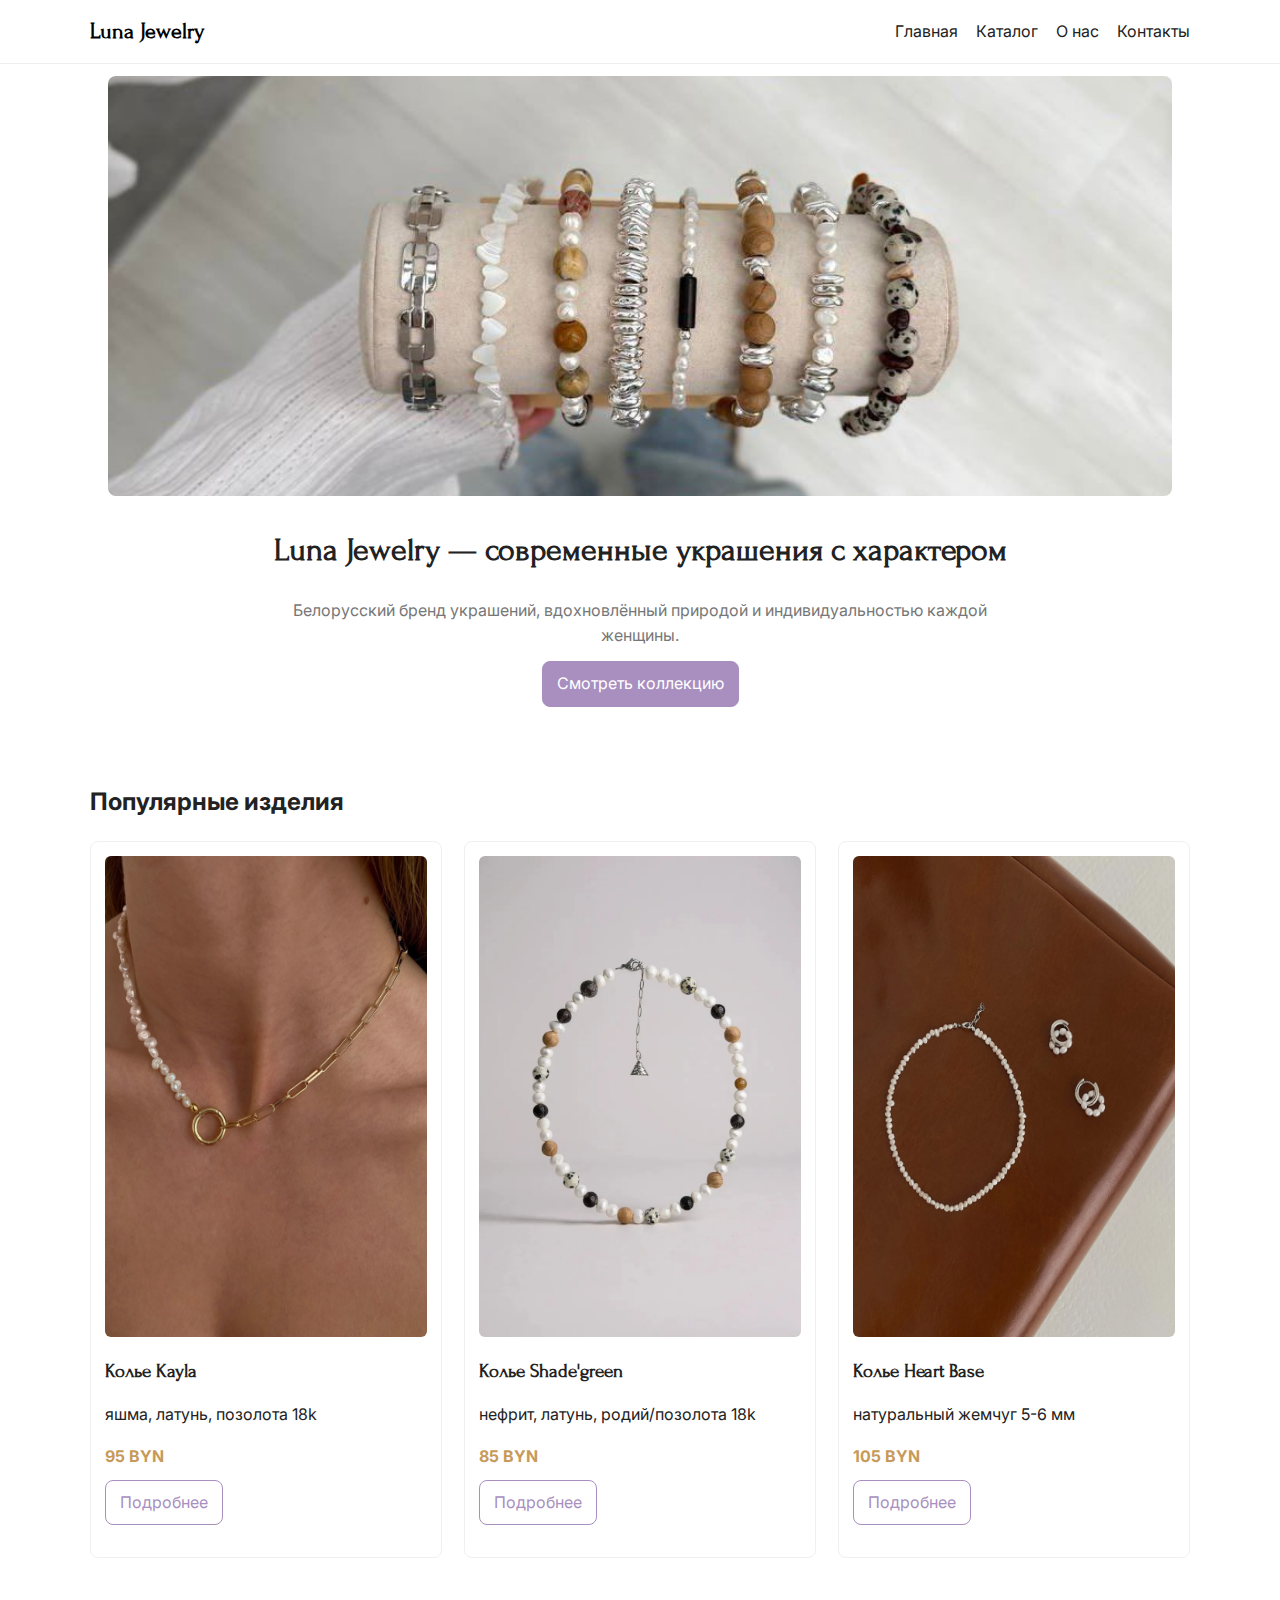
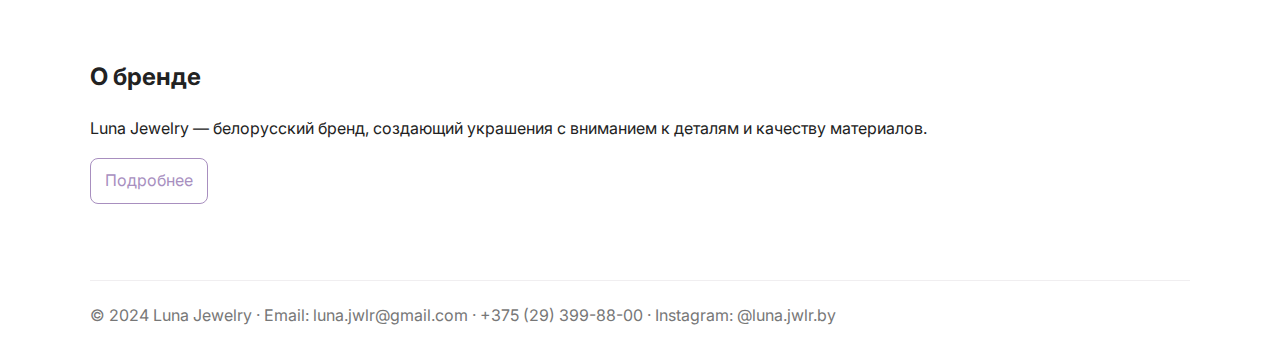
<file: index.html>
<!DOCTYPE html>
<html lang="ru">
  <head>
<!-- Google tag (gtag.js) -->
<script async src="https://www.googletagmanager.com/gtag/js?id=G-HTS2BBQ23L"></script>
<script>
  window.dataLayer = window.dataLayer || [];
  function gtag(){dataLayer.push(arguments);}
  gtag('js', new Date());

  gtag('config', 'G-HTS2BBQ23L');
</script>

    <meta charset="utf-8" />
    <meta name="viewport" content="width=device-width,initial-scale=1" />
    <title>Luna Jewelry — Авторские украшения</title>
    <meta
      name="description"
      content="Luna Jewelry — авторские украшения ручной работы."
    />
    <link
      href="https://fonts.googleapis.com/css2?family=Forum&family=Inter:wght@300;400;600&display=swap"
      rel="stylesheet"
    />
    <link rel="stylesheet" href="css/style.css" />
  </head>
  <body>
    <header>
      <div class="container header-inner">
        <a href="index.html" class="logo">Luna Jewelry</a>
        <nav>
          <ul>
            <li><a href="index.html">Главная</a></li>
            <li><a href="catalog.html">Каталог</a></li>
            <li><a href="about.html">О нас</a></li>
            <li><a href="contacts.html">Контакты</a></li>
          </ul>
        </nav>
      </div>
    </header>
    <main>
      <section class="hero container">
        <img src="img/main.jpg" alt="Коллекция" class="banner" />
        <div style="text-align: center; margin-top: 12px">
          <h1 style="font-family: Forum, serif">
            Luna Jewelry — современные украшения с характером
          </h1>
          <p style="color: var(--muted); max-width: 720px; margin: 8px auto">
            Белорусский бренд украшений, вдохновлённый природой и
            индивидуальностью каждой женщины.
          </p>
          <p style="margin-top: 12px">
            <a class="button solid" href="catalog.html">Смотреть коллекцию</a>
          </p>
        </div>
      </section>
      <section class="section container">
        <h2>Популярные изделия</h2>
        <div class="grid cols-3" style="margin-top: 18px">
          <div class="card">
            <img class="cardImg" src="img/kayla.jpg" alt="Kayla" />
            <h3>Колье Kayla</h3>
            <p>яшма, латунь, позолота 18k</p>
            <div class="price">95 BYN</div>
            <p style="margin-top: 10px">
              <a class="button" href="product-kayla.html">Подробнее</a>
            </p>
          </div>
          <div class="card">
            <img class="cardImg" src="img/shade.jpg" alt="Shade" />
            <h3>Колье Shade'green</h3>
            <p>нефрит, латунь, родий/позолота 18k</p>
            <div class="price">85 BYN</div>
            <p style="margin-top: 10px">
              <a class="button" href="product-shade.html">Подробнее</a>
            </p>
          </div>
          <div class="card">
            <img class="cardImg" src="img/heart.jpg" alt="Heart" />
            <h3>Колье Heart Base</h3>
            <p>натуральный жемчуг 5-6 мм</p>
            <div class="price">105 BYN</div>
            <p style="margin-top: 10px">
              <a class="button" href="product-heart.html">Подробнее</a>
            </p>
          </div>
        </div>
      </section>
      <section class="section container">
        <h2>О бренде</h2>
        <p>
          Luna Jewelry — белорусский бренд, создающий украшения с вниманием к
          деталям и качеству материалов.
        </p>
        <p><a class="button" href="about.html">Подробнее</a></p>
      </section>
    </main>
    <footer class="footer container">
      <div>
        © 2024 Luna Jewelry · Email: luna.jwlr@gmail.com · +375 (29) 399-88-00 ·
        Instagram: @luna.jwlr.by
      </div>
    </footer>
    <script src="js/main.js"></script>
  </body>
</html>
</file>
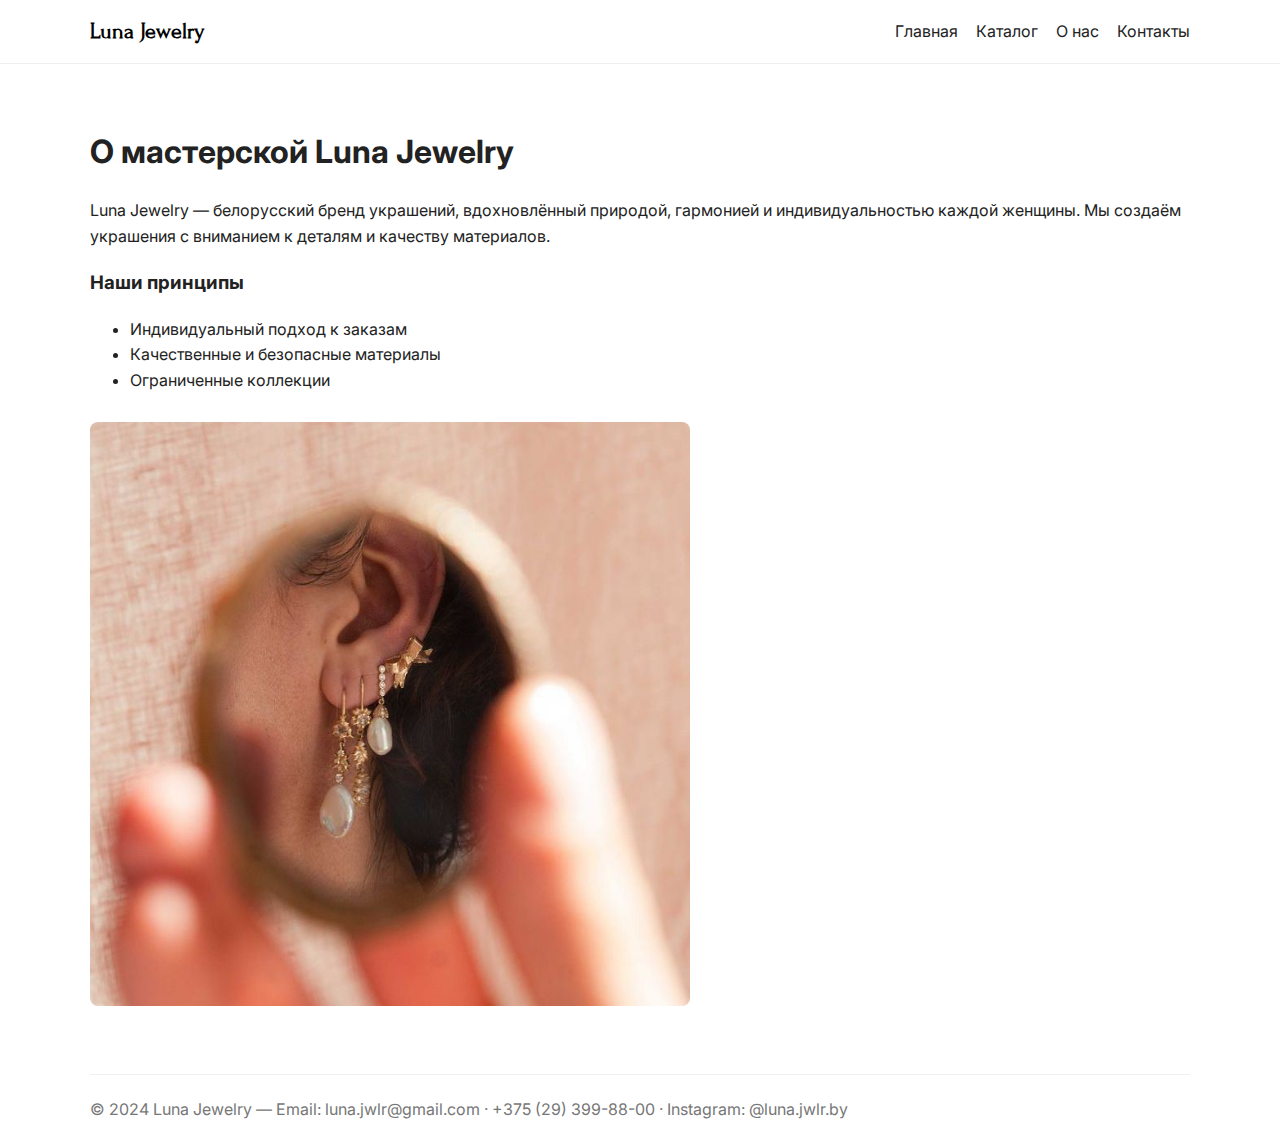
<file: about.html>
<!DOCTYPE html>
<html lang="ru">
  <head>
<!-- Google tag (gtag.js) -->
<script async src="https://www.googletagmanager.com/gtag/js?id=G-HTS2BBQ23L"></script>
<script>
  window.dataLayer = window.dataLayer || [];
  function gtag(){dataLayer.push(arguments);}
  gtag('js', new Date());

  gtag('config', 'G-HTS2BBQ23L');
</script>

    <meta charset="utf-8" />
    <meta name="viewport" content="width=device-width,initial-scale=1" />
    <title>О нас — Luna Jewelry</title>
    <link
      href="https://fonts.googleapis.com/css2?family=Forum&family=Inter:wght@300;400;600&display=swap"
      rel="stylesheet"
    />
    <link rel="stylesheet" href="css/style.css" />
  </head>
  <body>
    <header>
      <div class="container header-inner">
        <a href="index.html" class="logo">Luna Jewelry</a>
        <nav>
          <ul>
            <li><a href="index.html">Главная</a></li>
            <li><a href="catalog.html">Каталог</a></li>
            <li><a href="about.html">О нас</a></li>
            <li><a href="contacts.html">Контакты</a></li>
          </ul>
        </nav>
      </div>
    </header>
    <main class="container section">
      <h1>О мастерской Luna Jewelry</h1>
      <p>
        Luna Jewelry — белорусский бренд украшений, вдохновлённый природой,
        гармонией и индивидуальностью каждой женщины. Мы создаём украшения с
        вниманием к деталям и качеству материалов.
      </p>
      <h3>Наши принципы</h3>
      <ul>
        <li>Индивидуальный подход к заказам</li>
        <li>Качественные и безопасные материалы</li>
        <li>Ограниченные коллекции</li>
      </ul>
      <img
        src="img/about.jpg"
        alt="Workshop"
        style="
          margin-top: 12px;
          border-radius: 8px;
          width: 100%;
          max-width: 600px;
        "
      />
    </main>
    <footer class="footer container">
      <div>
        © 2024 Luna Jewelry — Email: luna.jwlr@gmail.com · +375 (29) 399-88-00 ·
        Instagram: @luna.jwlr.by
      </div>
    </footer>
    <script src="js/main.js"></script>
  </body>
</html>
</file>
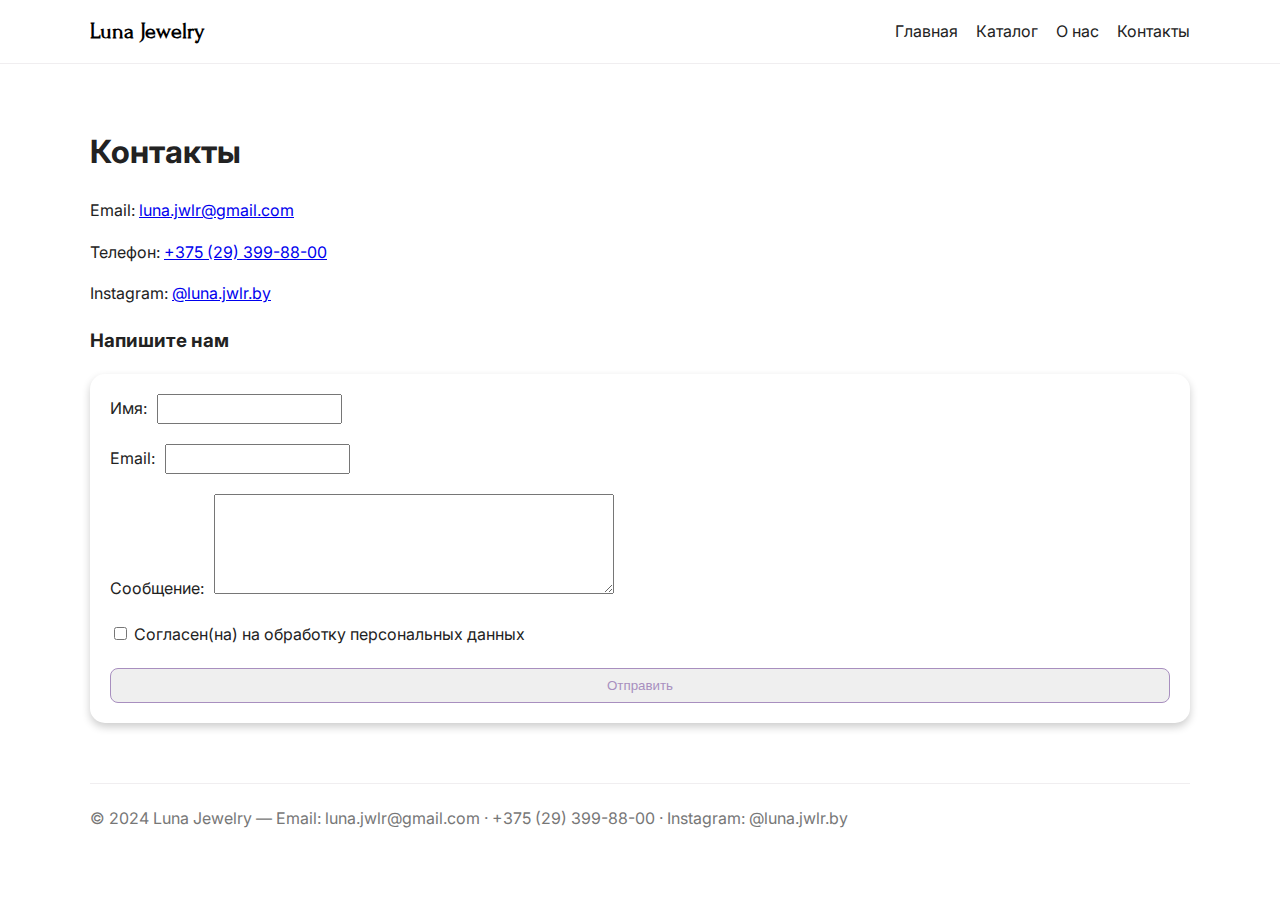
<file: contacts.html>
<!DOCTYPE html>
<html lang="ru">
  <head>
<!-- Google tag (gtag.js) -->
<script async src="https://www.googletagmanager.com/gtag/js?id=G-HTS2BBQ23L"></script>
<script>
  window.dataLayer = window.dataLayer || [];
  function gtag(){dataLayer.push(arguments);}
  gtag('js', new Date());

  gtag('config', 'G-HTS2BBQ23L');
</script>

    <meta charset="utf-8" />
    <meta name="viewport" content="width=device-width,initial-scale=1" />
    <title>Контакты — Luna Jewelry</title>
    <link
      href="https://fonts.googleapis.com/css2?family=Forum&family=Inter:wght@300;400;600&display=swap"
      rel="stylesheet"
    />
    <link rel="stylesheet" href="css/style.css" />
  </head>
  <body>
    <header>
      <div class="container header-inner">
        <a href="index.html" class="logo">Luna Jewelry</a>
        <nav>
          <ul>
            <li><a href="index.html">Главная</a></li>
            <li><a href="catalog.html">Каталог</a></li>
            <li><a href="about.html">О нас</a></li>
            <li><a href="contacts.html">Контакты</a></li>
          </ul>
        </nav>
      </div>
    </header>
    <main class="container section">
      <h1>Контакты</h1>
      <p>Email: <a href="mailto:luna.jwlr@gmail.com">luna.jwlr@gmail.com</a></p>
      <p>Телефон: <a href="tel:+375293998800">+375 (29) 399-88-00</a></p>
      <p>
        Instagram:
        <a href="https://instagram.com/luna.jwlr.by">@luna.jwlr.by</a>
      </p>
      <h3>Напишите нам</h3>
      <form
        class="contact-form"
        onsubmit="event.preventDefault(); alert('Спасибо! Мы получили ваше сообщение.'); this.reset();"
      >
        <label>Имя:<input class="contacts-input" type="text" name="name" required /></label
        ><label>Email:<input class="contacts-input" type="email" name="email" required /></label
        ><label>Сообщение:<textarea class="contacts-input contacts-area" name="message" required></textarea></label
        ><label
          ><input type="checkbox" required /> Согласен(на) на обработку
          персональных данных</label
        ><button class="button" type="submit">Отправить</button>
      </form>
    </main>
    <footer class="footer container">
      <div>
        © 2024 Luna Jewelry — Email: luna.jwlr@gmail.com · +375 (29) 399-88-00 ·
        Instagram: @luna.jwlr.by
      </div>
    </footer>
    <script src="js/main.js"></script>
  </body>
</html>
</file>
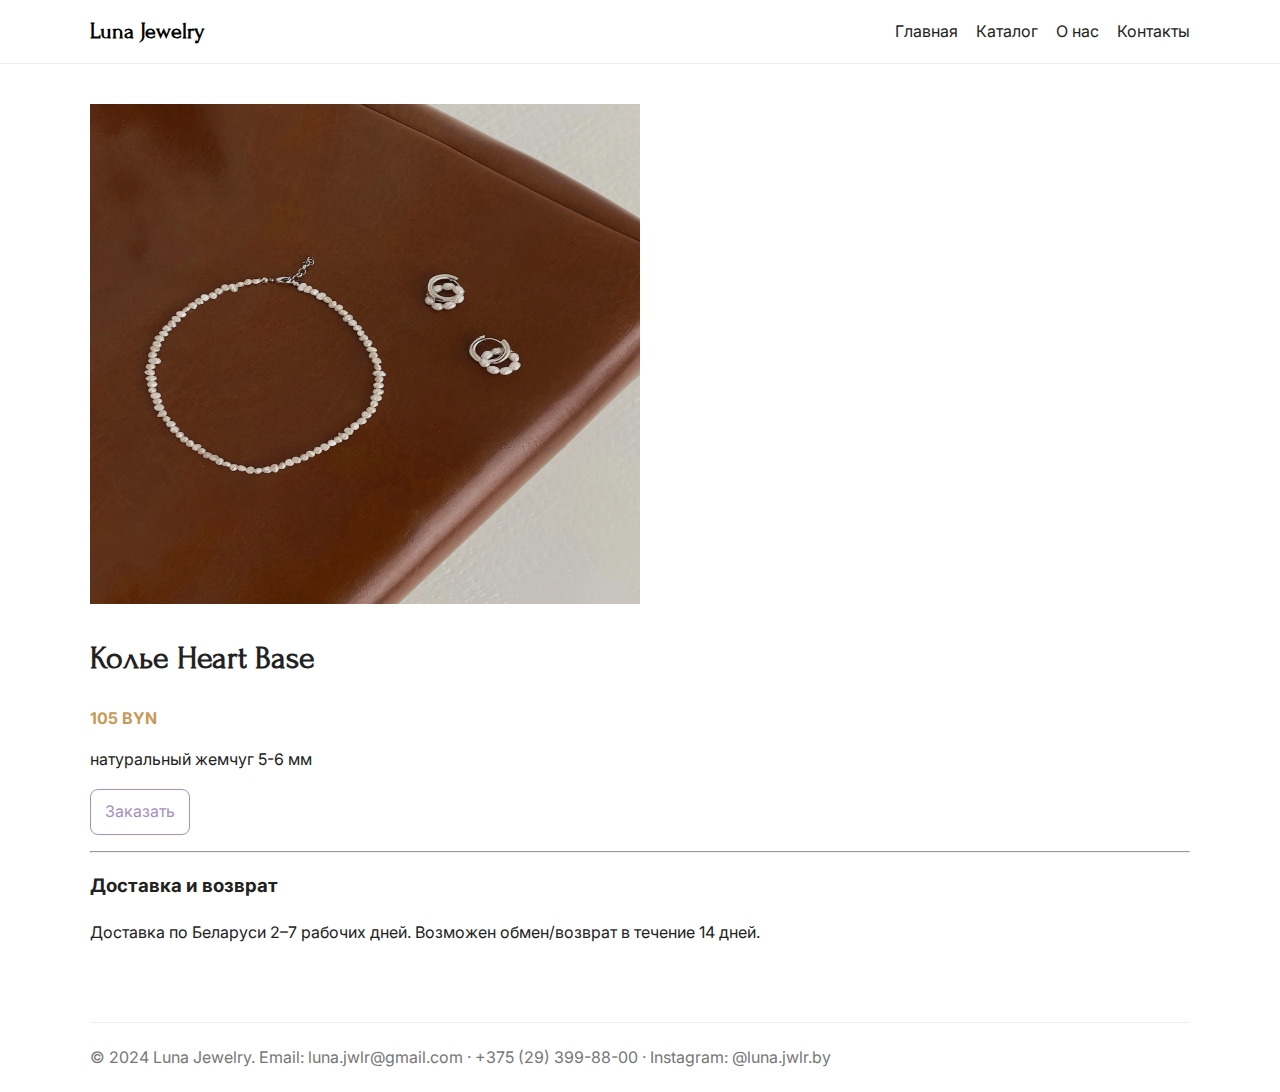
<file: product-heart.html>
<!DOCTYPE html>
<html lang="ru">
  <head>
<!-- Google tag (gtag.js) -->
<script async src="https://www.googletagmanager.com/gtag/js?id=G-HTS2BBQ23L"></script>
<script>
  window.dataLayer = window.dataLayer || [];
  function gtag(){dataLayer.push(arguments);}
  gtag('js', new Date());

  gtag('config', 'G-HTS2BBQ23L');
</script>

    <meta charset="utf-8" />
    <meta name="viewport" content="width=device-width,initial-scale=1" />
    <title>Колье Heart Base — Luna Jewelry</title>
    <link
      href="https://fonts.googleapis.com/css2?family=Forum&family=Inter:wght@300;400;600&display=swap"
      rel="stylesheet"
    />
    <link rel="stylesheet" href="css/style.css" />
  </head>
  <body>
    <header>
      <div class="container header-inner">
        <a href="index.html" class="logo">Luna Jewelry</a>
        <nav>
          <ul>
            <li><a href="index.html">Главная</a></li>
            <li><a href="catalog.html">Каталог</a></li>
            <li><a href="about.html">О нас</a></li>
            <li><a href="contacts.html">Контакты</a></li>
          </ul>
        </nav>
      </div>
    </header>
    <main class="container section">
      <div class="product-page">
        <div><img class="product-page__img" src="img/heart.jpg" alt="Колье Heart Base" /></div>
        <div class="product-meta">
          <h1 style="font-family: Forum, serif">Колье Heart Base</h1>
          <div class="price">105 BYN</div>
          <p>натуральный жемчуг 5-6 мм</p>
          <p style="margin-top: 12px">
            <a class="button" id="order-heart" href="#order" data-order
              >Заказать</a
            >
          </p>
          <hr />
          <h3>Доставка и возврат</h3>
          <p class="note">
            Доставка по Беларуси 2–7 рабочих дней. Возможен обмен/возврат в
            течение 14 дней.
          </p>
        </div>
      </div>
    </main>
    <footer class="footer container">
      <div>
        © 2024 Luna Jewelry. Email: luna.jwlr@gmail.com · +375 (29) 399-88-00 ·
        Instagram: @luna.jwlr.by
      </div>
    </footer>
    <script src="js/main.js"></script>
  </body>
</html>
</file>
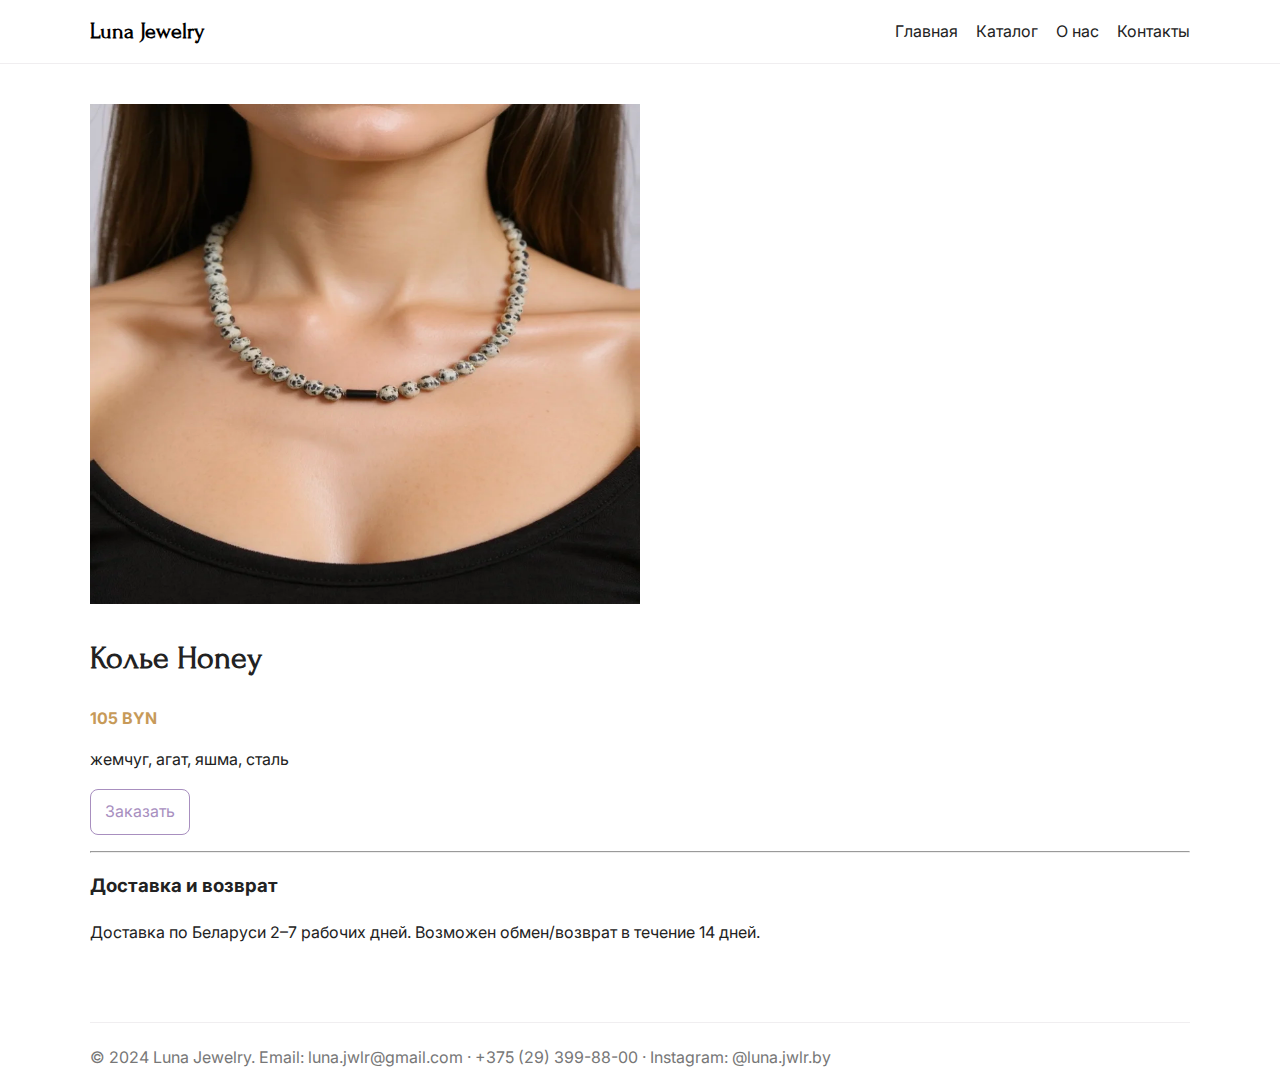
<file: product-honey.html>
<!DOCTYPE html>
<html lang="ru">
  <head>
<!-- Google tag (gtag.js) -->
<script async src="https://www.googletagmanager.com/gtag/js?id=G-HTS2BBQ23L"></script>
<script>
  window.dataLayer = window.dataLayer || [];
  function gtag(){dataLayer.push(arguments);}
  gtag('js', new Date());

  gtag('config', 'G-HTS2BBQ23L');
</script>

    <meta charset="utf-8" />
    <meta name="viewport" content="width=device-width,initial-scale=1" />
    <title>Колье Honey — Luna Jewelry</title>
    <link
      href="https://fonts.googleapis.com/css2?family=Forum&family=Inter:wght@300;400;600&display=swap"
      rel="stylesheet"
    />
    <link rel="stylesheet" href="css/style.css" />
  </head>
  <body>
    <header>
      <div class="container header-inner">
        <a href="index.html" class="logo">Luna Jewelry</a>
        <nav>
          <ul>
            <li><a href="index.html">Главная</a></li>
            <li><a href="catalog.html">Каталог</a></li>
            <li><a href="about.html">О нас</a></li>
            <li><a href="contacts.html">Контакты</a></li>
          </ul>
        </nav>
      </div>
    </header>
    <main class="container section">
      <div class="product-page">
        <div><img class="product-page__img" src="img/honey.jpg" alt="Колье Honey" /></div>
        <div class="product-meta">
          <h1 style="font-family: Forum, serif">Колье Honey</h1>
          <div class="price">105 BYN</div>
          <p>жемчуг, агат, яшма, сталь</p>
          <p style="margin-top: 12px">
            <a class="button" id="order-honey" href="#order" data-order
              >Заказать</a
            >
          </p>
          <hr />
          <h3>Доставка и возврат</h3>
          <p class="note">
            Доставка по Беларуси 2–7 рабочих дней. Возможен обмен/возврат в
            течение 14 дней.
          </p>
        </div>
      </div>
    </main>
    <footer class="footer container">
      <div>
        © 2024 Luna Jewelry. Email: luna.jwlr@gmail.com · +375 (29) 399-88-00 ·
        Instagram: @luna.jwlr.by
      </div>
    </footer>
    <script src="js/main.js"></script>
  </body>
</html>
</file>
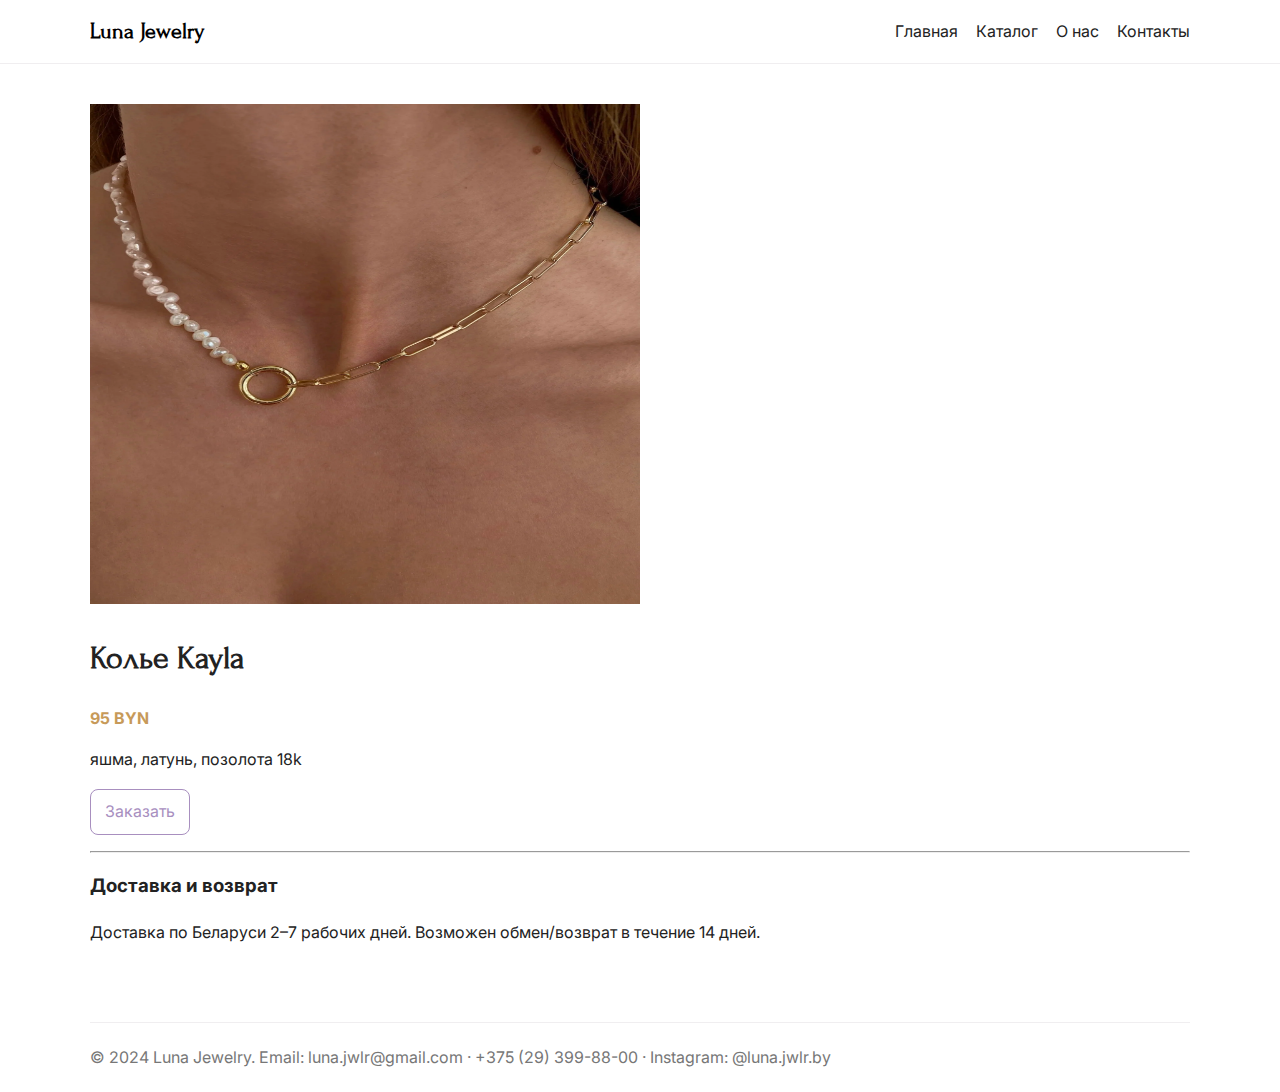
<file: product-kayla.html>
<!DOCTYPE html>
<html lang="ru">
  <head>
<!-- Google tag (gtag.js) -->
<script async src="https://www.googletagmanager.com/gtag/js?id=G-HTS2BBQ23L"></script>
<script>
  window.dataLayer = window.dataLayer || [];
  function gtag(){dataLayer.push(arguments);}
  gtag('js', new Date());

  gtag('config', 'G-HTS2BBQ23L');
</script>

    <meta charset="utf-8" />
    <meta name="viewport" content="width=device-width,initial-scale=1" />
    <title>Колье Kayla — Luna Jewelry</title>
    <link
      href="https://fonts.googleapis.com/css2?family=Forum&family=Inter:wght@300;400;600&display=swap"
      rel="stylesheet"
    />
    <link rel="stylesheet" href="css/style.css" />
  </head>
  <body>
    <header>
      <div class="container header-inner">
        <a href="index.html" class="logo">Luna Jewelry</a>
        <nav>
          <ul>
            <li><a href="index.html">Главная</a></li>
            <li><a href="catalog.html">Каталог</a></li>
            <li><a href="about.html">О нас</a></li>
            <li><a href="contacts.html">Контакты</a></li>
          </ul>
        </nav>
      </div>
    </header>
    <main class="container section">
      <div class="product-page">
        <div><img class="product-page__img" src="img/kayla.jpg" alt="Колье Kayla" /></div>
        <div class="product-meta">
          <h1 style="font-family: Forum, serif">Колье Kayla</h1>
          <div class="price">95 BYN</div>
          <p>яшма, латунь, позолота 18k</p>
          <p style="margin-top: 12px">
            <a class="button" id="order-kayla" href="#order" data-order
              >Заказать</a
            >
          </p>
          <hr />
          <h3>Доставка и возврат</h3>
          <p class="note">
            Доставка по Беларуси 2–7 рабочих дней. Возможен обмен/возврат в
            течение 14 дней.
          </p>
        </div>
      </div>
    </main>
    <footer class="footer container">
      <div>
        © 2024 Luna Jewelry. Email: luna.jwlr@gmail.com · +375 (29) 399-88-00 ·
        Instagram: @luna.jwlr.by
      </div>
    </footer>
    <script src="js/main.js"></script>
  </body>
</html>
</file>
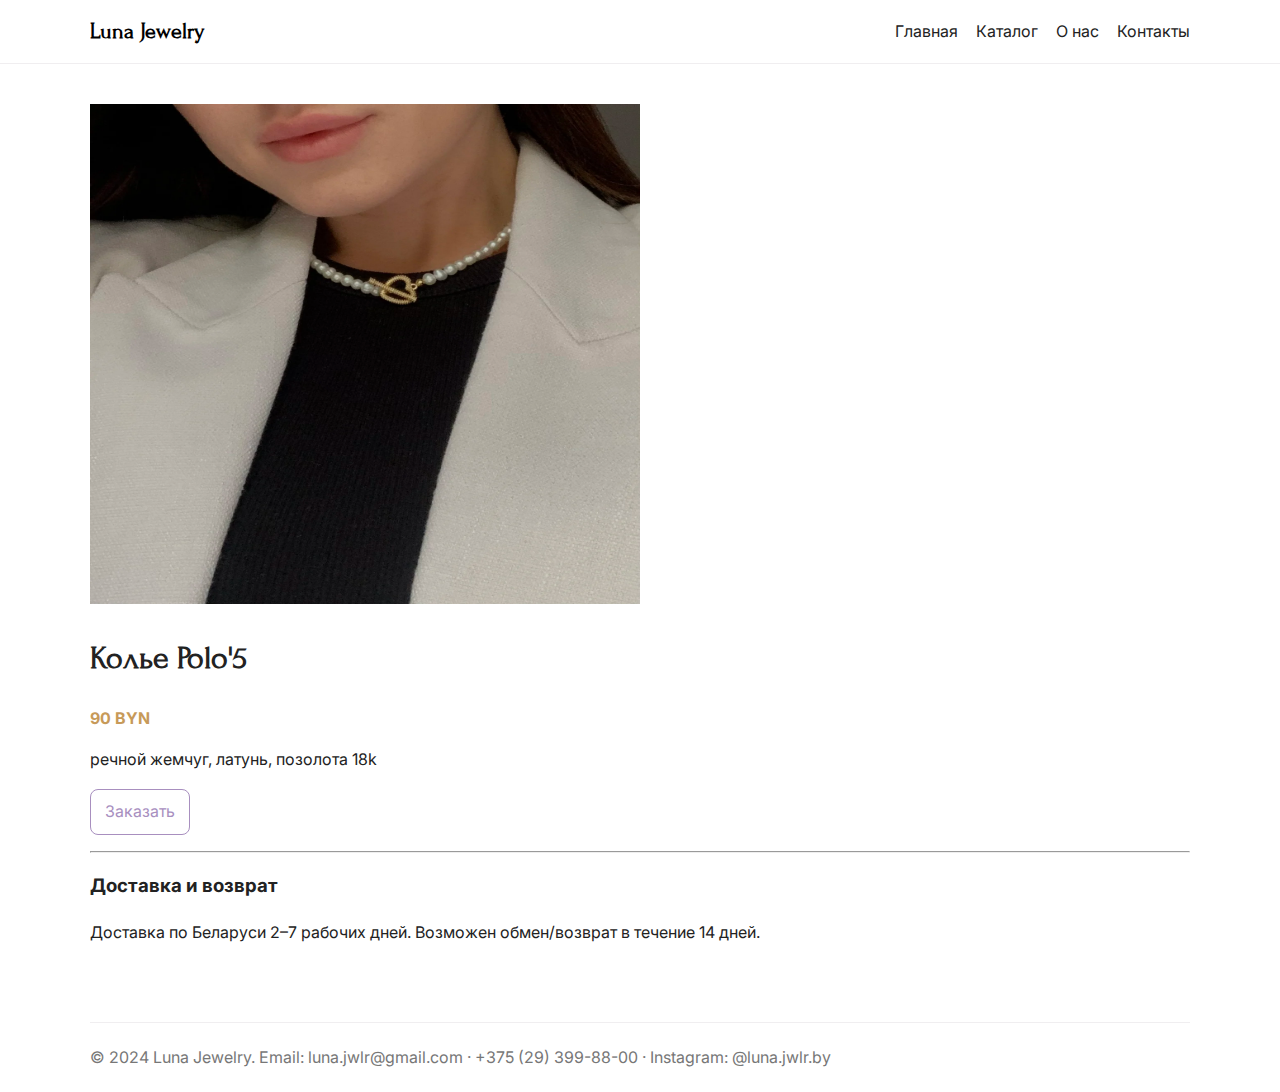
<file: product-polo.html>
<!DOCTYPE html>
<html lang="ru">
  <head>
<!-- Google tag (gtag.js) -->
<script async src="https://www.googletagmanager.com/gtag/js?id=G-HTS2BBQ23L"></script>
<script>
  window.dataLayer = window.dataLayer || [];
  function gtag(){dataLayer.push(arguments);}
  gtag('js', new Date());

  gtag('config', 'G-HTS2BBQ23L');
</script>

    <meta charset="utf-8" />
    <meta name="viewport" content="width=device-width,initial-scale=1" />
    <title>Колье Polo'5 — Luna Jewelry</title>
    <link
      href="https://fonts.googleapis.com/css2?family=Forum&family=Inter:wght@300;400;600&display=swap"
      rel="stylesheet"
    />
    <link rel="stylesheet" href="css/style.css" />
  </head>
  <body>
    <header>
      <div class="container header-inner">
        <a href="index.html" class="logo">Luna Jewelry</a>
        <nav>
          <ul>
            <li><a href="index.html">Главная</a></li>
            <li><a href="catalog.html">Каталог</a></li>
            <li><a href="about.html">О нас</a></li>
            <li><a href="contacts.html">Контакты</a></li>
          </ul>
        </nav>
      </div>
    </header>
    <main class="container section">
      <div class="product-page">
        <div><img class="product-page__img" src='img/polo.jpg' alt='Колье Polo'5'></div>
        <div class="product-meta">
          <h1 style="font-family: Forum, serif">Колье Polo'5</h1>
          <div class="price">90 BYN</div>
          <p>речной жемчуг, латунь, позолота 18k</p>
          <p style="margin-top: 12px">
            <a class="button" id="order-polo" href="#order" data-order
              >Заказать</a
            >
          </p>
          <hr />
          <h3>Доставка и возврат</h3>
          <p class="note">
            Доставка по Беларуси 2–7 рабочих дней. Возможен обмен/возврат в
            течение 14 дней.
          </p>
        </div>
      </div>
    </main>
    <footer class="footer container">
      <div>
        © 2024 Luna Jewelry. Email: luna.jwlr@gmail.com · +375 (29) 399-88-00 ·
        Instagram: @luna.jwlr.by
      </div>
    </footer>
    <script src="js/main.js"></script>
  </body>
</html>
</file>
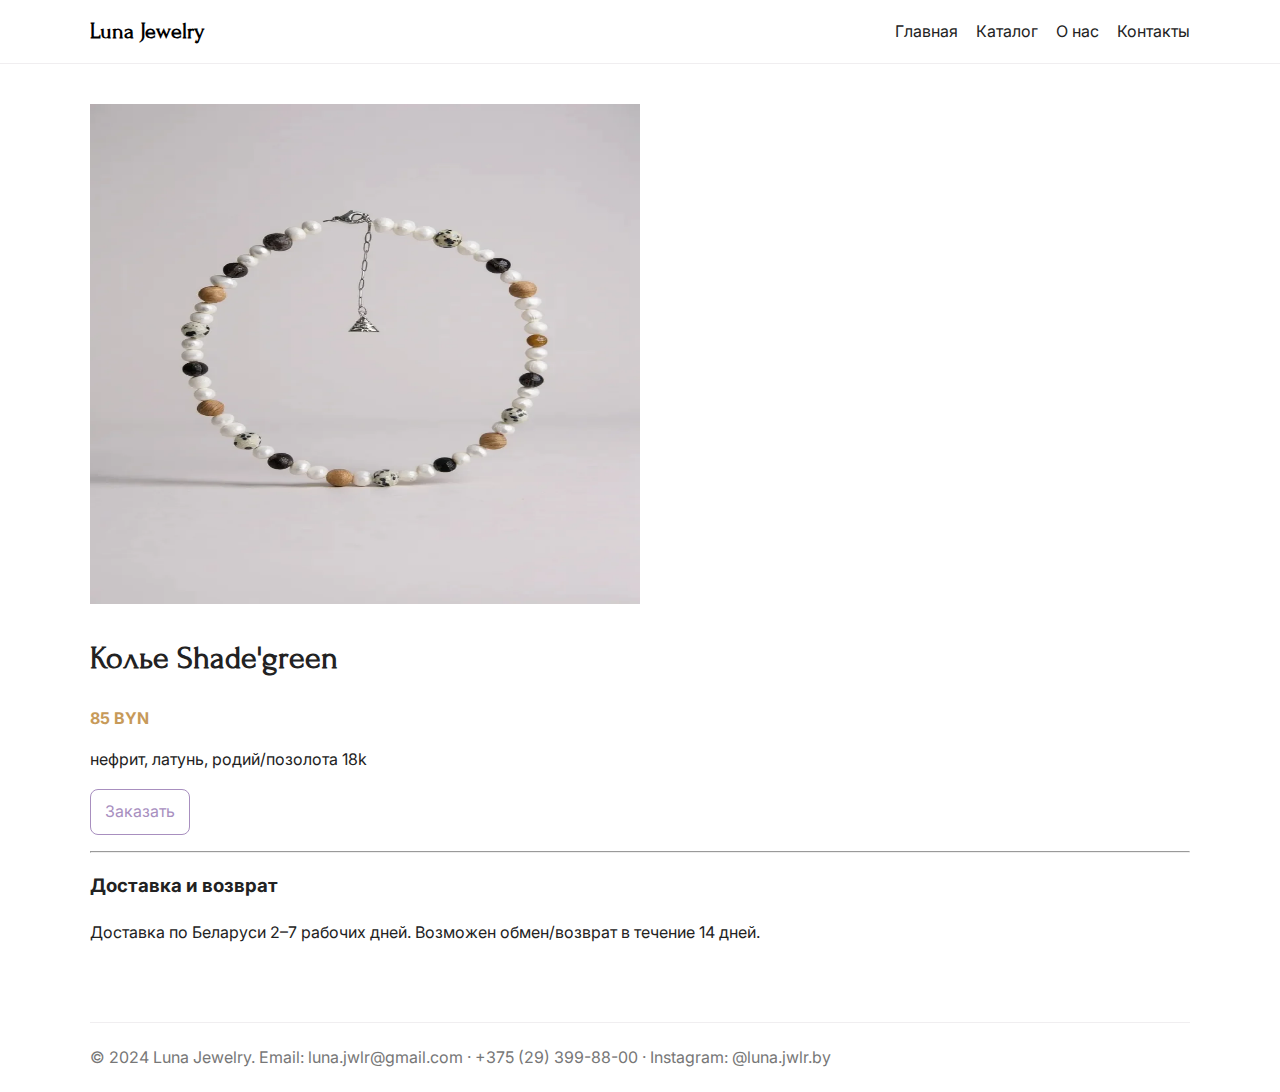
<file: product-shade.html>
<!DOCTYPE html>
<html lang="ru">
  <head>
<!-- Google tag (gtag.js) -->
<script async src="https://www.googletagmanager.com/gtag/js?id=G-HTS2BBQ23L"></script>
<script>
  window.dataLayer = window.dataLayer || [];
  function gtag(){dataLayer.push(arguments);}
  gtag('js', new Date());

  gtag('config', 'G-HTS2BBQ23L');
</script>

    <meta charset="utf-8" />
    <meta name="viewport" content="width=device-width,initial-scale=1" />
    <title>Колье Shade'green — Luna Jewelry</title>
    <link
      href="https://fonts.googleapis.com/css2?family=Forum&family=Inter:wght@300;400;600&display=swap"
      rel="stylesheet"
    />
    <link rel="stylesheet" href="css/style.css" />
  </head>
  <body>
    <header>
      <div class="container header-inner">
        <a href="index.html" class="logo">Luna Jewelry</a>
        <nav>
          <ul>
            <li><a href="index.html">Главная</a></li>
            <li><a href="catalog.html">Каталог</a></li>
            <li><a href="about.html">О нас</a></li>
            <li><a href="contacts.html">Контакты</a></li>
          </ul>
        </nav>
      </div>
    </header>
    <main class="container section">
      <div class="product-page">
        <div><img class="product-page__img" src='img/shade.jpg' alt='Колье Shade'green'></div>
        <div class="product-meta">
          <h1 style="font-family: Forum, serif">Колье Shade'green</h1>
          <div class="price">85 BYN</div>
          <p>нефрит, латунь, родий/позолота 18k</p>
          <p style="margin-top: 12px">
            <a class="button" id="order-shade" href="#order" data-order
              >Заказать</a
            >
          </p>
          <hr />
          <h3>Доставка и возврат</h3>
          <p class="note">
            Доставка по Беларуси 2–7 рабочих дней. Возможен обмен/возврат в
            течение 14 дней.
          </p>
        </div>
      </div>
    </main>
    <footer class="footer container">
      <div>
        © 2024 Luna Jewelry. Email: luna.jwlr@gmail.com · +375 (29) 399-88-00 ·
        Instagram: @luna.jwlr.by
      </div>
    </footer>
    <script src="js/main.js"></script>
  </body>
</html>
</file>
<file: css/style.css>
:root {
  --accent: #a88fbf;
  --gold: #c79a59;
  --bg: #fff;
  --muted: #777;
  --maxw: 1100px;
}
* {
  box-sizing: border-box;
}
body {
  font-family: Inter, Arial, sans-serif;
  margin: 0;
  color: #222;
  background: var(--bg);
  line-height: 1.6;
}
.container {
  max-width: var(--maxw);
  margin: 0 auto;
  padding: 0 18px;
}
header {
  border-bottom: 1px solid #f0eef0;
  background: #fff;
  position: sticky;
  top: 0;
  z-index: 10;
}
.header-inner {
  display: flex;
  align-items: center;
  justify-content: space-between;
  padding: 14px 0;
}
.logo {
  font-family: Forum, Georgia, serif;
  font-size: 22px;
  font-weight: 700;
  cursor: pointer;
  text-decoration: none;
  color: black;
}
nav ul {
  list-style: none;
  display: flex;
  gap: 18px;
  margin: 0;
  padding: 0;
}
nav a {
  color: inherit;
  text-decoration: none;
}
.hero .banner {
  width: 100%;
  height: 420px;
  object-fit: cover;
  border-radius: 8px;
  margin-top: 12px;
}
.section {
  padding: 40px 0;
}
.grid {
  display: grid;
  gap: 22px;
}
.grid.cols-3 {
  grid-template-columns: repeat(3, 1fr);
}
.card {
  border: 1px solid #f2eef2;
  padding: 14px;
  border-radius: 8px;
  background: #fff;
}
.card img {
  width: 100%;
  height: 70%;
  border-radius: 6px;
}
.card h3 {
  margin: 12px 0 6px;
  font-family: Forum, serif;
}
.price {
  font-weight: 700;
  color: var(--gold);
  margin-top: 8px;
}
.button {
  display: inline-block;
  padding: 9px 14px;
  border-radius: 8px;
  text-decoration: none;
  border: 1px solid var(--accent);
  color: var(--accent);
}
.button.solid {
  background: var(--accent);
  color: #fff;
  border-color: var(--accent);
}
.footer {
  border-top: 1px solid #f0eef0;
  padding: 22px 0;
  color: var(--muted);
  margin-top: 20px;
}
.contact-form {
  border-radius: 15px;
  padding: 20px;
  box-shadow: 0 4px 8px rgba(0, 0, 0, 0.2);
  display: flex;
  flex-direction: column;
  gap: 20px;
}
.contacts-input {
  margin-left: 10px;
  height: 30px;
}
.contacts-area {
  width: 400px;
  height: 100px;
}
.product-page__img {
  width: 50%;
  height: 500px;
}
@media (max-width: 991px) {
  .grid.cols-3 {
    grid-template-columns: repeat(2, 1fr);
  }
}
@media (max-width: 767px) {
  nav ul {
    display: none;
  }
  .hero .banner {
    height: 240px;
  }
  .grid.cols-3 {
    grid-template-columns: 1fr;
  }
}
</file>
